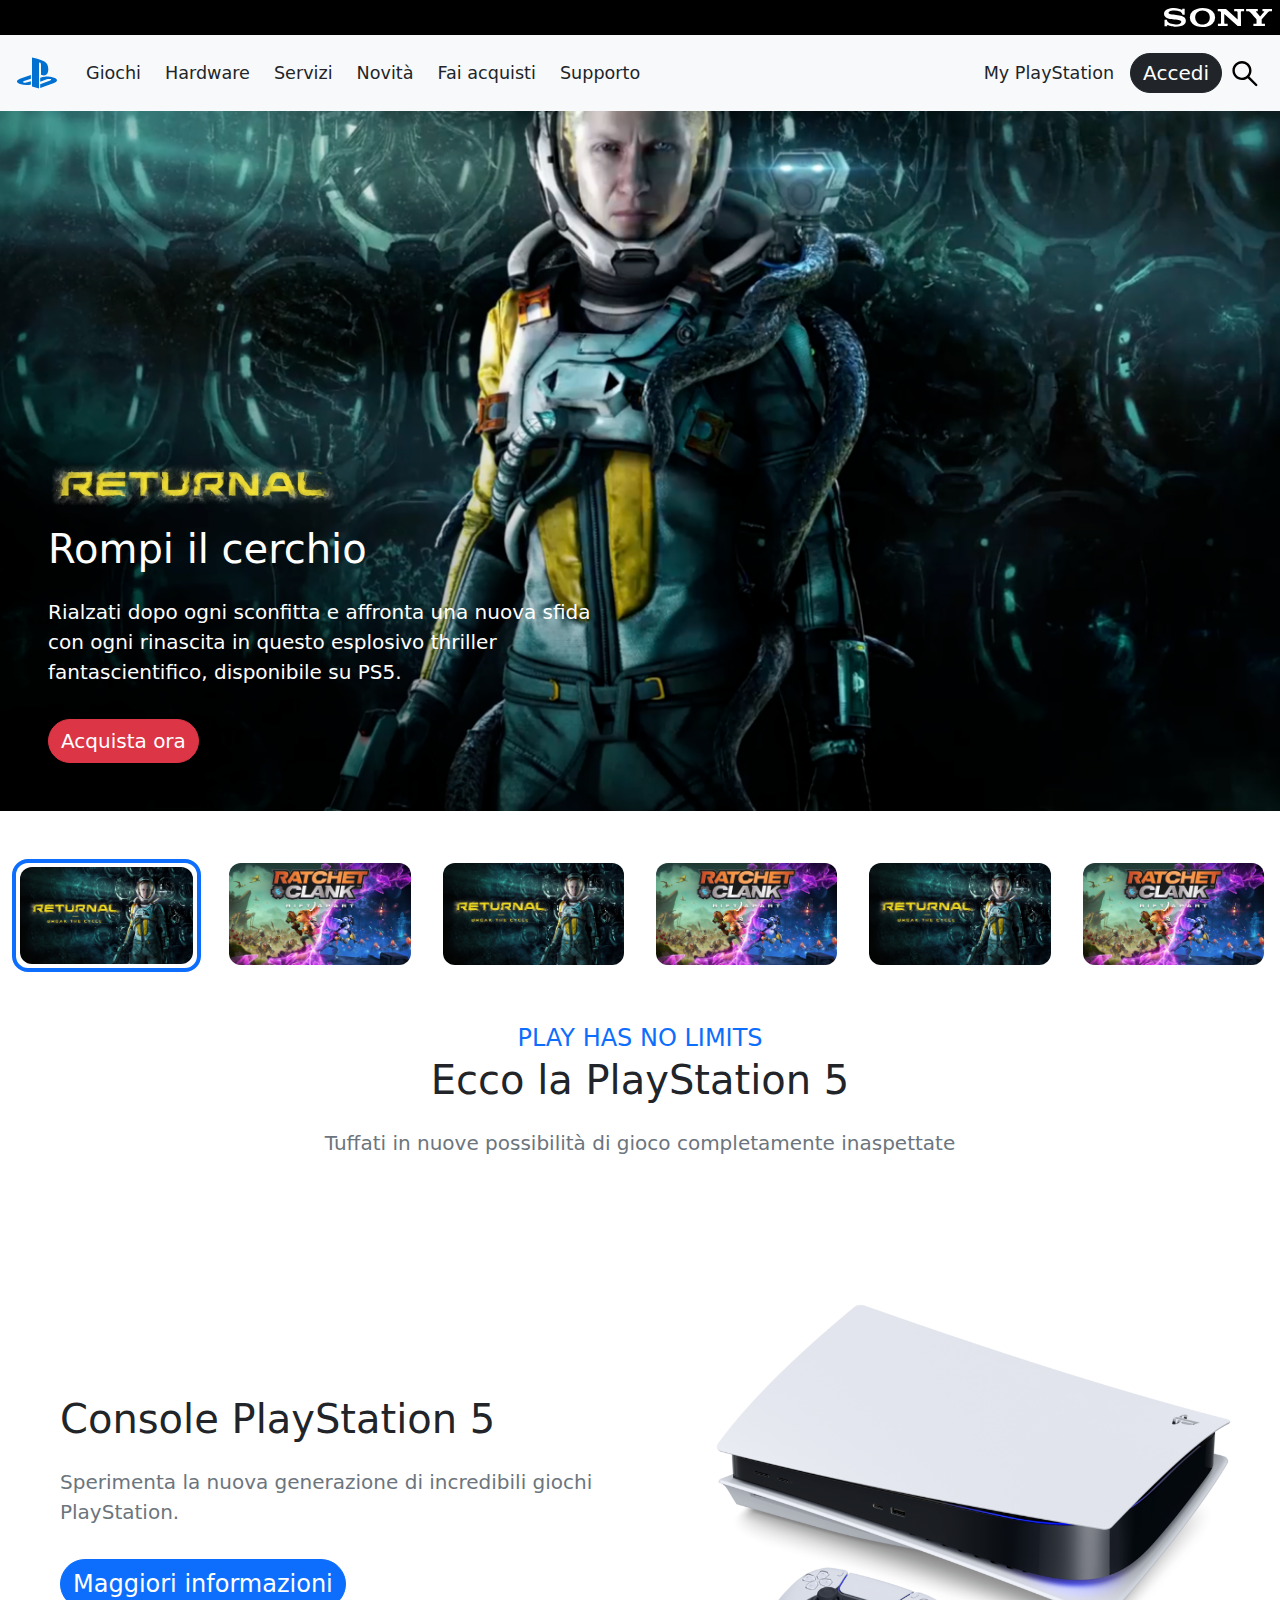
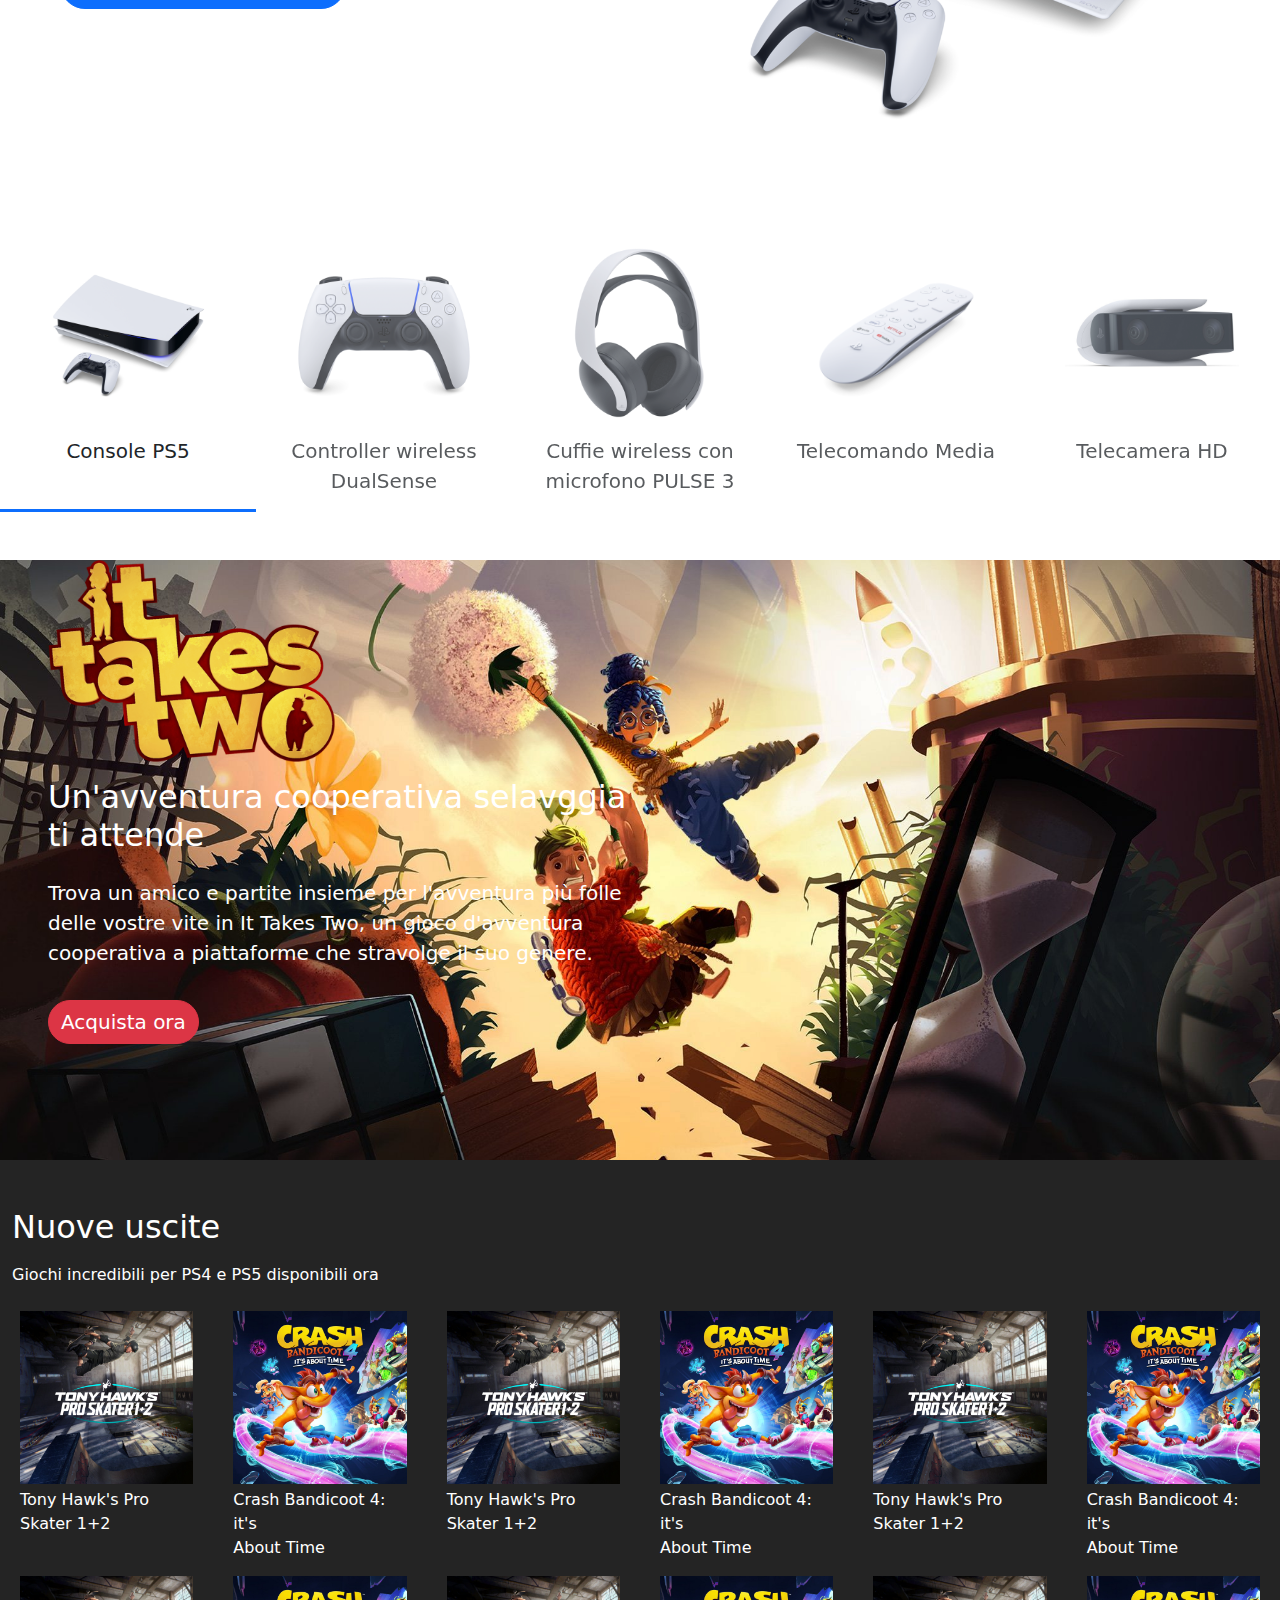
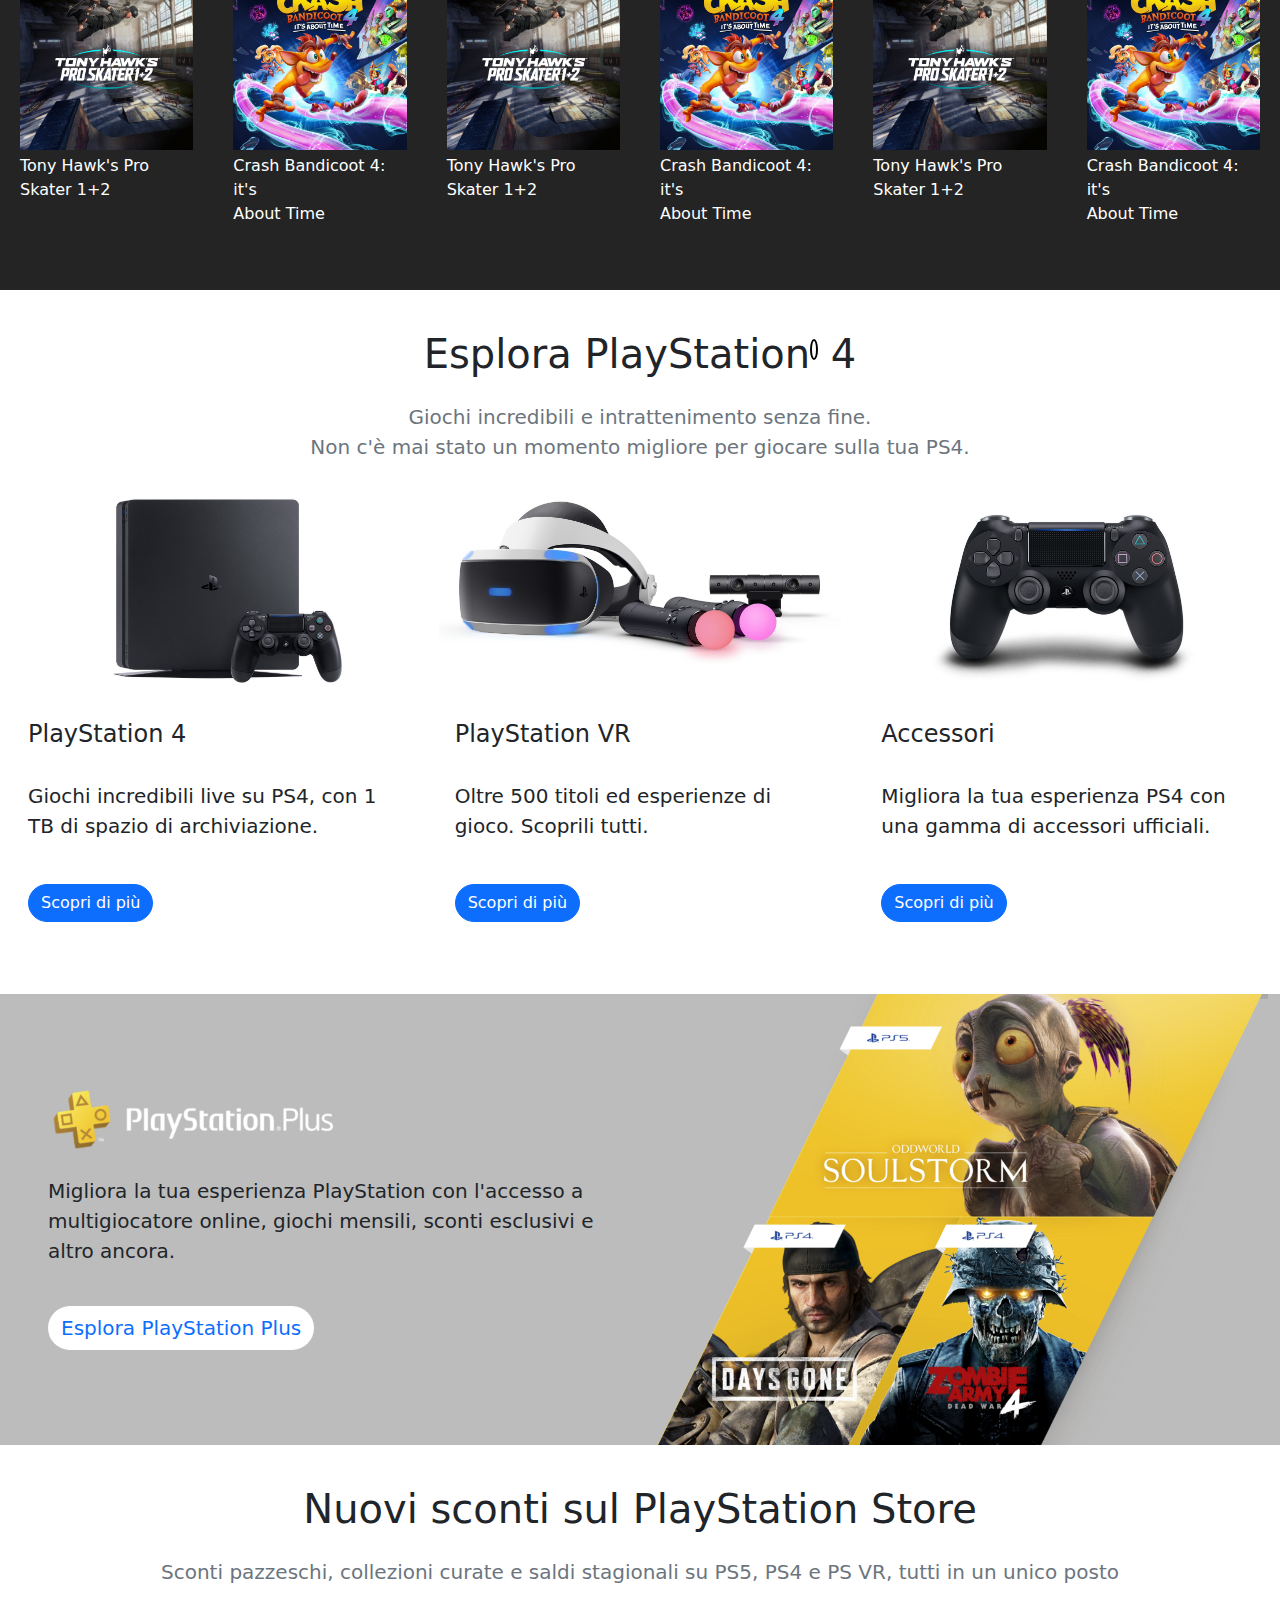
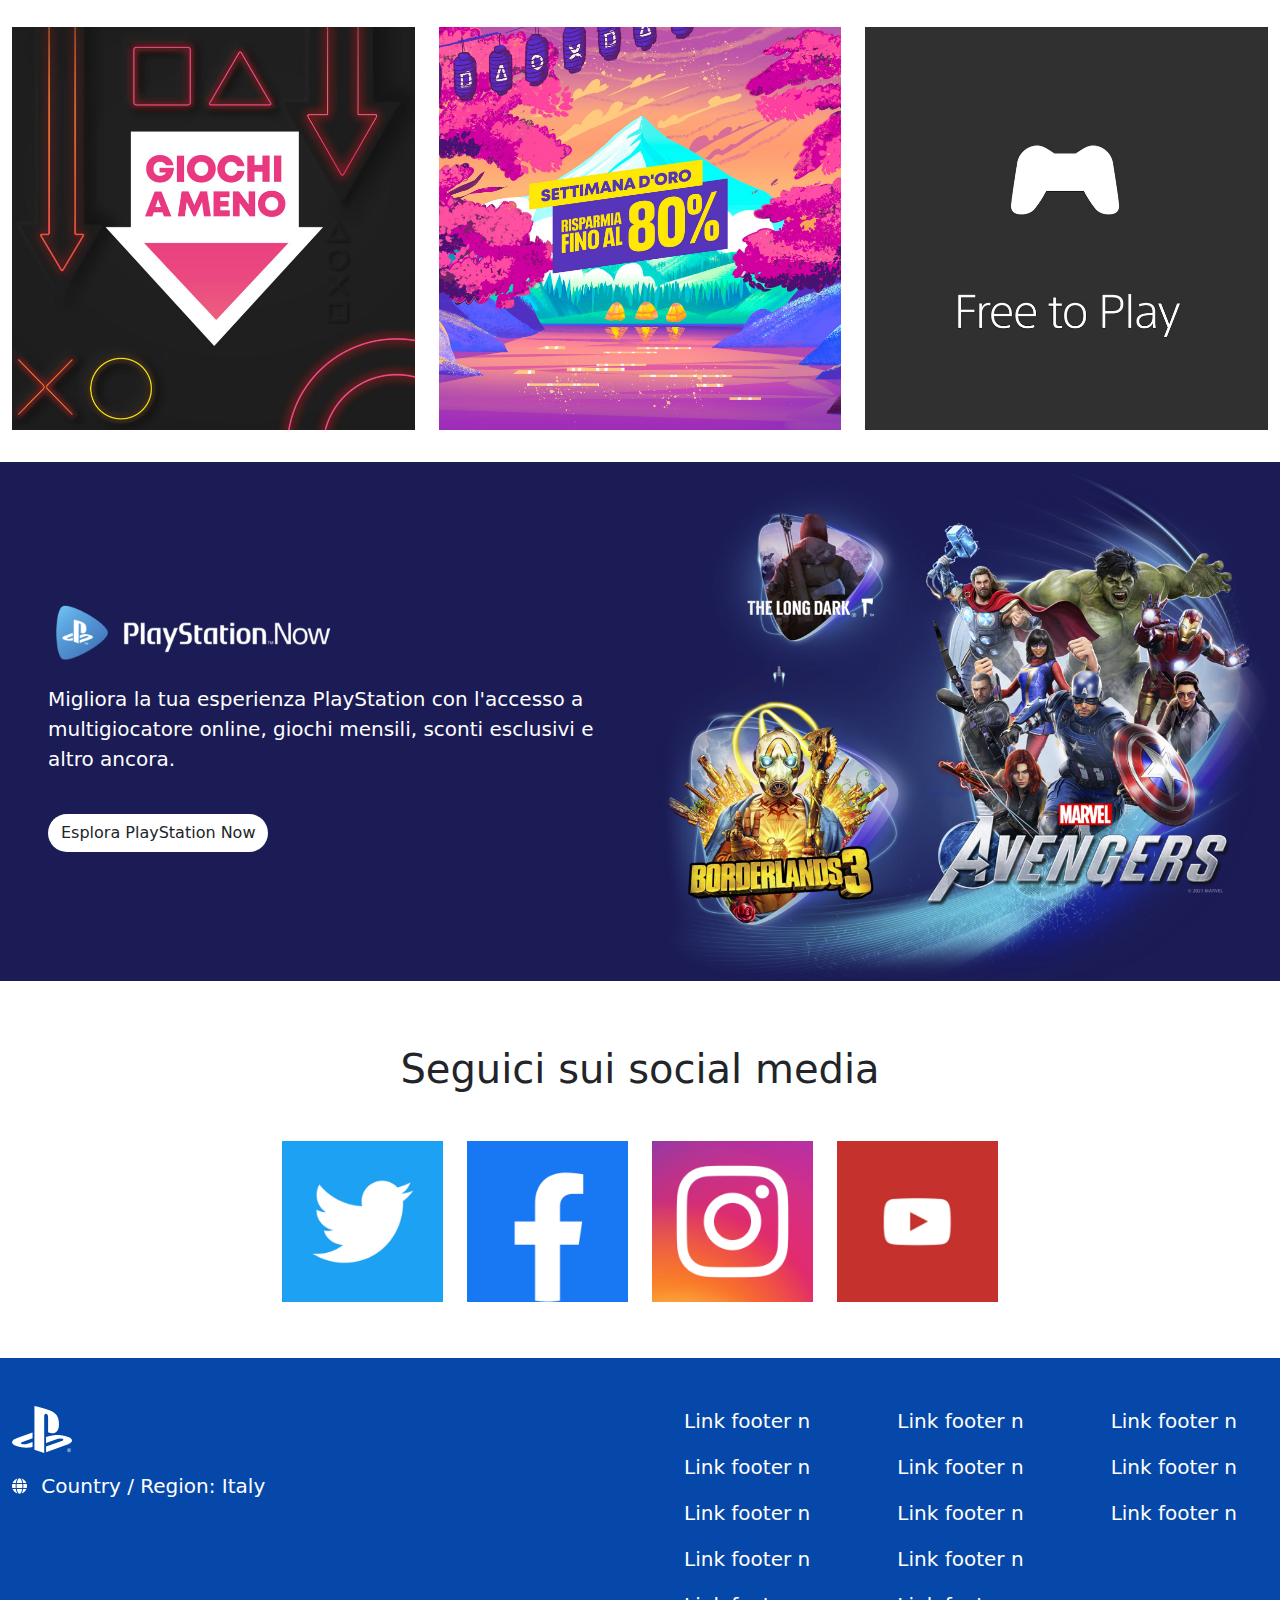
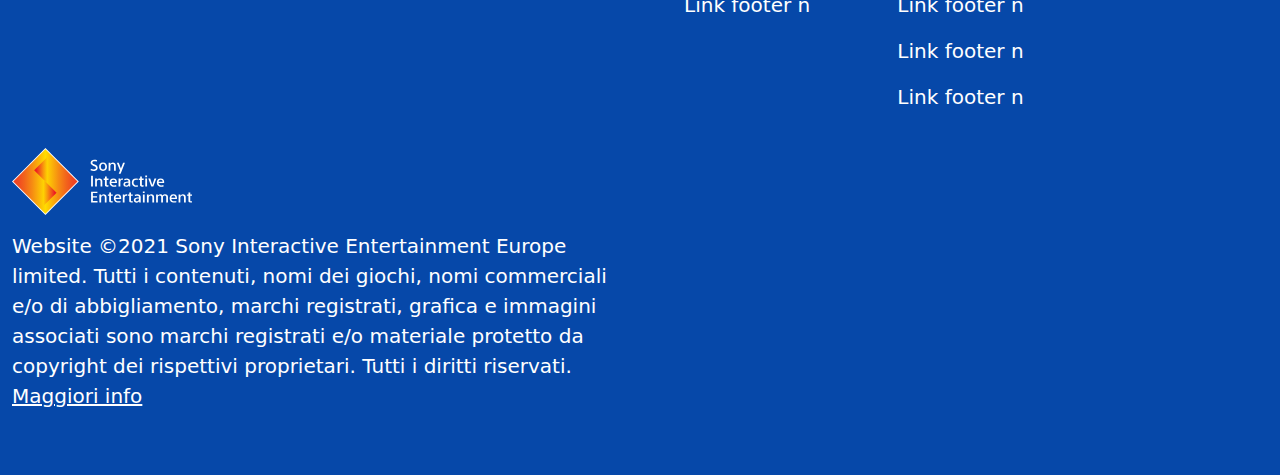
<file: index.html>
<!DOCTYPE html>
<html lang="en">
  <head>
    <meta charset="utf-8" />
    <meta name="viewport" content="width=device-width, initial-scale=1" />
    <title>Playstation</title>
    <link
      href="https://cdn.jsdelivr.net/npm/bootstrap@5.3.3/dist/css/bootstrap.min.css"
      rel="stylesheet"
      integrity="sha384-QWTKZyjpPEjISv5WaRU9OFeRpok6YctnYmDr5pNlyT2bRjXh0JMhjY6hW+ALEwIH"
      crossorigin="anonymous"
    />
    <link
      rel="stylesheet"
      href="https://cdnjs.cloudflare.com/ajax/libs/font-awesome/6.5.1/css/all.min.css"
      integrity="sha512-DTOQO9RWCH3ppGqcWaEA1BIZOC6xxalwEsw9c2QQeAIftl+Vegovlnee1c9QX4TctnWMn13TZye+giMm8e2LwA=="
      crossorigin="anonymous"
      referrerpolicy="no-referrer"
    />
    <link rel="stylesheet" href="./assets/css/style.css" />
  </head>
  <body>
    <header id="site-header">
      <div class="sony bg-black d-flex justify-content-end">
        <img src="./assets/img/sony_logo.svg" class="p-2" alt="" />
      </div>
      <nav class="navbar navbar-expand-lg bg-light fs_11">
        <div class="container-fluid">
          <a class="navbar-brand" href="#">
            <img src="./assets/img/play_logo.svg" alt="" />
          </a>
          <button
            class="navbar-toggler"
            type="button"
            data-bs-toggle="collapse"
            data-bs-target="#navbarSupportedContent"
            aria-controls="navbarSupportedContent"
            aria-expanded="true"
            aria-label="Toggle navigation"
          >
            <span class="navbar-toggler-icon"></span>
          </button>
          <div class="collapse navbar-collapse" id="navbarSupportedContent">
            <ul class="navbar-nav me-auto mb-2 mb-lg-0">
              <li class="nav-item">
                <a
                  class="nav-link text-dark d-flex align-items-center"
                  href="#"
                  role="button"
                  data-bs-toggle="dropdown"
                  aria-expanded="true"
                >
                  Giochi
                  <div class="px-1">
                    <i class="fa-solid fa-chevron-down arrow fa-xs"></i>
                  </div>
                </a>
                <ul class="dropdown-menu w-100 text-center border-0">
                  <li class="d-inline-block pt-4">
                    <a class="dropdown-item" href="#"
                      ><div class="card border-0">
                        <img
                          src="./assets/img/play-menu-ico.png"
                          class="card-img-top"
                          alt="..."
                        />
                        <div class="card-body">
                          <p class="card-text">Playstation 5</p>
                        </div>
                      </div></a
                    >
                  </li>
                  <li class="d-inline-block pt-4">
                    <a class="dropdown-item" href="#"
                      ><div class="card border-0">
                        <img
                          src="./assets/img/play-menu-ico.png"
                          class="card-img-top"
                          alt="..."
                        />
                        <div class="card-body">
                          <p class="card-text">Playstation 5</p>
                        </div>
                      </div></a
                    >
                  </li>
                  <li class="d-inline-block pt-4">
                    <a class="dropdown-item" href="#"
                      ><div class="card border-0">
                        <img
                          src="./assets/img/play-menu-ico.png"
                          class="card-img-top"
                          alt="..."
                        />
                        <div class="card-body">
                          <p class="card-text">Playstation 5</p>
                        </div>
                      </div></a
                    >
                  </li>
                  <li><hr class="dropdown-divider" /></li>
                  <li class="d-inline-block">
                    <a
                      class="dropdown-item d-flex align-items-center justify-content-center"
                      href="#"
                      ><span class="px-2">Link giochi </span></a
                    >
                  </li>
                  <li class="d-inline-block">
                    <a
                      class="dropdown-item d-flex align-items-center justify-content-center"
                      href="#"
                      ><span class="px-2">Link giochi </span></a
                    >
                  </li>
                  <li class="d-inline-block">
                    <a
                      class="dropdown-item d-flex align-items-center justify-content-center"
                      href="#"
                      ><span class="px-2">Link giochi </span></a
                    >
                  </li>
                </ul>
              </li>
              <li class="nav-item">
                <a
                  class="nav-link text-dark d-flex align-items-center"
                  href="#"
                  role="button"
                  data-bs-toggle="dropdown"
                  aria-expanded="true"
                >
                  Hardware
                  <div class="px-1">
                    <i class="fa-solid fa-chevron-down arrow fa-xs"></i>
                  </div>
                </a>
                <ul class="dropdown-menu w-100 text-center border-0">
                  <li class="d-inline-block pt-4">
                    <a class="dropdown-item" href="#"
                      ><div class="card border-0">
                        <img
                          src="./assets/img/play-menu-ico.png"
                          class="card-img-top"
                          alt="..."
                        />
                        <div class="card-body">
                          <p class="card-text">Playstation 5</p>
                        </div>
                      </div></a
                    >
                  </li>
                  <li class="d-inline-block pt-4">
                    <a class="dropdown-item" href="#"
                      ><div class="card border-0">
                        <img
                          src="./assets/img/play-menu-ico.png"
                          class="card-img-top"
                          alt="..."
                        />
                        <div class="card-body">
                          <p class="card-text">Playstation 5</p>
                        </div>
                      </div></a
                    >
                  </li>
                  <li class="d-inline-block pt-4">
                    <a class="dropdown-item" href="#"
                      ><div class="card border-0">
                        <img
                          src="./assets/img/play-menu-ico.png"
                          class="card-img-top"
                          alt="..."
                        />
                        <div class="card-body">
                          <p class="card-text">Playstation 5</p>
                        </div>
                      </div></a
                    >
                  </li>
                  <li><hr class="dropdown-divider" /></li>
                  <li class="d-inline-block">
                    <a
                      class="dropdown-item d-flex align-items-center justify-content-center"
                      href="#"
                      ><span class="px-2">Link giochi </span></a
                    >
                  </li>
                  <li class="d-inline-block">
                    <a
                      class="dropdown-item d-flex align-items-center justify-content-center"
                      href="#"
                      ><span class="px-2">Link giochi </span></a
                    >
                  </li>
                  <li class="d-inline-block">
                    <a
                      class="dropdown-item d-flex align-items-center justify-content-center"
                      href="#"
                      ><span class="px-2">Link giochi </span></a
                    >
                  </li>
                </ul>
              </li>
              <li class="nav-item">
                <a
                  class="nav-link text-dark d-flex align-items-center"
                  href="#"
                  role="button"
                  data-bs-toggle="dropdown"
                  aria-expanded="true"
                >
                  Servizi
                  <div class="px-1">
                    <i class="fa-solid fa-chevron-down arrow fa-xs"></i>
                  </div>
                </a>
                <ul class="dropdown-menu w-100 text-center border-0">
                  <li class="d-inline-block pt-4">
                    <a class="dropdown-item" href="#"
                      ><div class="card border-0">
                        <img
                          src="./assets/img/play-menu-ico.png"
                          class="card-img-top"
                          alt="..."
                        />
                        <div class="card-body">
                          <p class="card-text">Playstation 5</p>
                        </div>
                      </div></a
                    >
                  </li>
                  <li class="d-inline-block pt-4">
                    <a class="dropdown-item" href="#"
                      ><div class="card border-0">
                        <img
                          src="./assets/img/play-menu-ico.png"
                          class="card-img-top"
                          alt="..."
                        />
                        <div class="card-body">
                          <p class="card-text">Playstation 5</p>
                        </div>
                      </div></a
                    >
                  </li>
                  <li class="d-inline-block pt-4">
                    <a class="dropdown-item" href="#"
                      ><div class="card border-0">
                        <img
                          src="./assets/img/play-menu-ico.png"
                          class="card-img-top"
                          alt="..."
                        />
                        <div class="card-body">
                          <p class="card-text">Playstation 5</p>
                        </div>
                      </div></a
                    >
                  </li>
                  <li><hr class="dropdown-divider" /></li>
                  <li class="d-inline-block">
                    <a
                      class="dropdown-item d-flex align-items-center justify-content-center"
                      href="#"
                      ><span class="px-2">Link giochi </span></a
                    >
                  </li>
                  <li class="d-inline-block">
                    <a
                      class="dropdown-item d-flex align-items-center justify-content-center"
                      href="#"
                      ><span class="px-2">Link giochi </span></a
                    >
                  </li>
                  <li class="d-inline-block">
                    <a
                      class="dropdown-item d-flex align-items-center justify-content-center"
                      href="#"
                      ><span class="px-2">Link giochi </span></a
                    >
                  </li>
                </ul>
              </li>
              <li class="nav-item">
                <a
                  class="nav-link text-dark d-flex align-items-center"
                  href="#"
                  role="button"
                  data-bs-toggle="dropdown"
                  aria-expanded="true"
                >
                  Novità
                  <div class="px-1">
                    <i class="fa-solid fa-chevron-down arrow fa-xs"></i>
                  </div>
                </a>
                <ul class="dropdown-menu w-100 text-center border-0">
                  <li class="d-inline-block pt-4">
                    <a class="dropdown-item" href="#"
                      ><div class="card border-0">
                        <img
                          src="./assets/img/play-menu-ico.png"
                          class="card-img-top"
                          alt="..."
                        />
                        <div class="card-body">
                          <p class="card-text">Playstation 5</p>
                        </div>
                      </div></a
                    >
                  </li>
                  <li class="d-inline-block pt-4">
                    <a class="dropdown-item" href="#"
                      ><div class="card border-0">
                        <img
                          src="./assets/img/play-menu-ico.png"
                          class="card-img-top"
                          alt="..."
                        />
                        <div class="card-body">
                          <p class="card-text">Playstation 5</p>
                        </div>
                      </div></a
                    >
                  </li>
                  <li class="d-inline-block pt-4">
                    <a class="dropdown-item" href="#"
                      ><div class="card border-0">
                        <img
                          src="./assets/img/play-menu-ico.png"
                          class="card-img-top"
                          alt="..."
                        />
                        <div class="card-body">
                          <p class="card-text">Playstation 5</p>
                        </div>
                      </div></a
                    >
                  </li>
                  <li><hr class="dropdown-divider" /></li>
                  <li class="d-inline-block">
                    <a
                      class="dropdown-item d-flex align-items-center justify-content-center"
                      href="#"
                      ><span class="px-2">Link giochi </span></a
                    >
                  </li>
                  <li class="d-inline-block">
                    <a
                      class="dropdown-item d-flex align-items-center justify-content-center"
                      href="#"
                      ><span class="px-2">Link giochi </span></a
                    >
                  </li>
                  <li class="d-inline-block">
                    <a
                      class="dropdown-item d-flex align-items-center justify-content-center"
                      href="#"
                      ><span class="px-2">Link giochi </span></a
                    >
                  </li>
                </ul>
              </li>
              <li class="nav-item">
                <a
                  class="nav-link text-dark d-flex align-items-center"
                  href="#"
                  role="button"
                  data-bs-toggle="dropdown"
                  aria-expanded="true"
                >
                  Fai acquisti
                  <div class="px-1">
                    <i class="fa-solid fa-chevron-down arrow fa-xs"></i>
                  </div>
                </a>
                <ul class="dropdown-menu w-100 text-center border-0">
                  <li class="d-inline-block pt-4">
                    <a class="dropdown-item" href="#"
                      ><div class="card border-0">
                        <img
                          src="./assets/img/play-menu-ico.png"
                          class="card-img-top"
                          alt="..."
                        />
                        <div class="card-body">
                          <p class="card-text">Playstation 5</p>
                        </div>
                      </div></a
                    >
                  </li>
                  <li class="d-inline-block pt-4">
                    <a class="dropdown-item" href="#"
                      ><div class="card border-0">
                        <img
                          src="./assets/img/play-menu-ico.png"
                          class="card-img-top"
                          alt="..."
                        />
                        <div class="card-body">
                          <p class="card-text">Playstation 5</p>
                        </div>
                      </div></a
                    >
                  </li>
                  <li class="d-inline-block pt-4">
                    <a class="dropdown-item" href="#"
                      ><div class="card border-0">
                        <img
                          src="./assets/img/play-menu-ico.png"
                          class="card-img-top"
                          alt="..."
                        />
                        <div class="card-body">
                          <p class="card-text">Playstation 5</p>
                        </div>
                      </div></a
                    >
                  </li>
                  <li><hr class="dropdown-divider" /></li>
                  <li class="d-inline-block">
                    <a
                      class="dropdown-item d-flex align-items-center justify-content-center"
                      href="#"
                      ><span class="px-2">Link giochi </span></a
                    >
                  </li>
                  <li class="d-inline-block">
                    <a
                      class="dropdown-item d-flex align-items-center justify-content-center"
                      href="#"
                      ><span class="px-2">Link giochi </span></a
                    >
                  </li>
                  <li class="d-inline-block">
                    <a
                      class="dropdown-item d-flex align-items-center justify-content-center"
                      href="#"
                      ><span class="px-2">Link giochi </span></a
                    >
                  </li>
                </ul>
              </li>
              <li class="nav-item">
                <a
                  class="nav-link text-dark d-flex align-items-center"
                  href="#"
                  role="button"
                  data-bs-toggle="dropdown"
                  aria-expanded="true"
                >
                  Supporto
                  <div class="px-1">
                    <i class="fa-solid fa-chevron-down arrow fa-xs"></i>
                  </div>
                </a>
                <ul class="dropdown-menu w-100 text-center border-0">
                  <li class="d-inline-block pt-4">
                    <a class="dropdown-item" href="#"
                      ><div class="card border-0">
                        <img
                          src="./assets/img/play-menu-ico.png"
                          class="card-img-top"
                          alt="..."
                        />
                        <div class="card-body">
                          <p class="card-text">Playstation 5</p>
                        </div>
                      </div></a
                    >
                  </li>
                  <li class="d-inline-block pt-4">
                    <a class="dropdown-item" href="#"
                      ><div class="card border-0">
                        <img
                          src="./assets/img/play-menu-ico.png"
                          class="card-img-top"
                          alt="..."
                        />
                        <div class="card-body">
                          <p class="card-text">Playstation 5</p>
                        </div>
                      </div></a
                    >
                  </li>
                  <li class="d-inline-block pt-4">
                    <a class="dropdown-item" href="#"
                      ><div class="card border-0">
                        <img
                          src="./assets/img/play-menu-ico.png"
                          class="card-img-top"
                          alt="..."
                        />
                        <div class="card-body">
                          <p class="card-text">Playstation 5</p>
                        </div>
                      </div></a
                    >
                  </li>
                  <li><hr class="dropdown-divider" /></li>
                  <li class="d-inline-block">
                    <a
                      class="dropdown-item d-flex align-items-center justify-content-center"
                      href="#"
                      ><span class="px-2">Link giochi </span></a
                    >
                  </li>
                  <li class="d-inline-block">
                    <a
                      class="dropdown-item d-flex align-items-center justify-content-center"
                      href="#"
                      ><span class="px-2">Link giochi </span></a
                    >
                  </li>
                  <li class="d-inline-block">
                    <a
                      class="dropdown-item d-flex align-items-center justify-content-center"
                      href="#"
                      ><span class="px-2">Link giochi </span></a
                    >
                  </li>
                </ul>
              </li>
            </ul>
            <div class="navbar-nav nav-item">
              <a
                class="nav-link text-dark d-flex align-items-center"
                href="#"
                role="button"
                data-bs-toggle="dropdown"
                aria-expanded="true"
              >
                My PlayStation
                <div class="px-1">
                  <i class="fa-solid fa-chevron-down arrow fa-xs"></i>
                </div>
              </a>
              <ul class="dropdown-menu w-100 text-center border-0">
                <li class="d-inline-block pt-4">
                  <a class="dropdown-item" href="#"
                    ><div class="card border-0">
                      <img
                        src="./assets/img/play-menu-ico.png"
                        class="card-img-top"
                        alt="..."
                      />
                      <div class="card-body">
                        <p class="card-text">Playstation 5</p>
                      </div>
                    </div></a
                  >
                </li>
                <li class="d-inline-block pt-4">
                  <a class="dropdown-item" href="#"
                    ><div class="card border-0">
                      <img
                        src="./assets/img/play-menu-ico.png"
                        class="card-img-top"
                        alt="..."
                      />
                      <div class="card-body">
                        <p class="card-text">Playstation 5</p>
                      </div>
                    </div></a
                  >
                </li>
                <li class="d-inline-block pt-4">
                  <a class="dropdown-item" href="#"
                    ><div class="card border-0">
                      <img
                        src="./assets/img/play-menu-ico.png"
                        class="card-img-top"
                        alt="..."
                      />
                      <div class="card-body">
                        <p class="card-text">Playstation 5</p>
                      </div>
                    </div></a
                  >
                </li>
                <li><hr class="dropdown-divider" /></li>
                <li class="d-inline-block">
                  <a
                    class="dropdown-item d-flex align-items-center justify-content-center"
                    href="#"
                    ><span class="px-2">Link giochi </span></a
                  >
                </li>
                <li class="d-inline-block">
                  <a
                    class="dropdown-item d-flex align-items-center justify-content-center"
                    href="#"
                    ><span class="px-2">Link giochi </span></a
                  >
                </li>
                <li class="d-inline-block">
                  <a
                    class="dropdown-item d-flex align-items-center justify-content-center"
                    href="#"
                    ><span class="px-2">Link giochi </span></a
                  >
                </li>
              </ul>
            </div>
            <a href="#" class="btn btn-dark rounded-pill fs-5 py-1">Accedi</a>
            <a href="#" class="px-2">
              <img src="./assets/img/lens.svg" width="30" />
            </a>
          </div>
        </div>
      </nav>
    </header>
    <!-- /#site-header -->

    <main id="site-main">
      <div class="jumbotron">
        <div class="container h-100 d-flex align-items-end">
          <div class="row pb-5">
            <div class="col-11 col-lg-6 ps-5">
              <img
                src="./assets/img/returnal-hero-banner-logo.png"
                alt=""
                width="50%"
              />
              <h1 class="text-white py-3">Rompi il cerchio</h1>
              <p class="text-white pb-3 fs-5">
                Rialzati dopo ogni sconfitta e affronta una nuova sfida con ogni
                rinascita in questo esplosivo thriller fantascientifico,
                disponibile su PS5.
              </p>
              <a href="#" class="btn btn-danger rounded-pill fs-5"
                >Acquista ora</a
              >
            </div>
          </div>
        </div>
      </div>
      <!-- /.jumbotron -->

      <div class="banner my-5">
        <div class="container">
          <div class="row row-cols-2 row-cols-md-3 row-cols-xl-6">
            <div class="col card-banner">
              <div class="card border-4 border-primary rounded-4">
                <img
                  src="./assets/img/returnal-listing-thumb-01-ps5.jpg"
                  class="rounded-4 p-1"
                  alt="..."
                />
              </div>
            </div>
            <div class="col">
              <div class="card card-banner border-0">
                <img
                  src="./assets/img/ratchet-and-clank-rift-apart-keyart.jpg"
                  class="rounded-4 p-1"
                  alt="..."
                />
              </div>
            </div>
            <div class="col">
              <div class="card card-banner border-0">
                <img
                  src="./assets/img/returnal-listing-thumb-01-ps5.jpg"
                  class="rounded-4 p-1"
                  alt="..."
                />
              </div>
            </div>
            <div class="col">
              <div class="card card-banner border-0">
                <img
                  src="./assets/img/ratchet-and-clank-rift-apart-keyart.jpg"
                  class="rounded-4 p-1"
                  alt="..."
                />
              </div>
            </div>
            <div class="col">
              <div class="card card-banner border-0">
                <img
                  src="./assets/img/returnal-listing-thumb-01-ps5.jpg"
                  class="rounded-4 p-1"
                  alt="..."
                />
              </div>
            </div>
            <div class="col">
              <div class="card card-banner border-0">
                <img
                  src="./assets/img/ratchet-and-clank-rift-apart-keyart.jpg"
                  class="rounded-4 p-1"
                  alt="..."
                />
              </div>
            </div>
          </div>
        </div>
      </div>
      <!-- /.banner -->

      <section class="console">
        <div class="container">
          <div class="top text-center">
            <div class="text-uppercase text-primary fs-4">
              play has no limits
            </div>
            <h1 class="pb-3">Ecco la PlayStation 5</h1>
            <p class="text-secondary fs-5">
              Tuffati in nuove possibilità di gioco completamente inaspettate
            </p>
          </div>
          <div class="row my-5 ps-5 align-items-center">
            <div class="col-12 col-md-6">
              <h1>Console PlayStation 5</h1>
              <p class="text-secondary py-3 fs-5">
                Sperimenta la nuova generazione di incredibili giochi
                PlayStation.
              </p>
              <a href="#" class="btn btn-primary rounded-pill fs-4"
                >Maggiori informazioni</a
              >
            </div>
            <div class="col-12 col-md-6">
              <img
                src="./assets/img/playstation-5-thumb.png"
                alt=""
                class="img-fluid"
              />
            </div>
          </div>
          <div class="row row-cols-3 row-cols-lg-5 fs-5 mb-5">
            <div class="col border-bottom border-primary border-3 rounded-0">
              <a class="text-decoration-none" href="#">
                <div class="card border-0">
                  <img
                    src="./assets/img/playstation-5-thumb.png"
                    class="w-75 m-auto"
                    alt=""
                  />
                  <div class="card-body">
                    <p class="card-text text-center">Console PS5</p>
                  </div>
                </div>
              </a>
            </div>
            <div class="col border_hover">
              <a class="opacity-75 text-decoration-none" href="#">
                <div class="card border-0">
                  <img
                    src="./assets/img/joypad-thumb.png"
                    class="w-75 m-auto"
                    alt=""
                  />
                  <div class="card-body">
                    <p class="card-text text-center">
                      Controller wireless DualSense<i
                        class="fa-solid fa-trademark fa-2xs"
                      ></i>
                    </p>
                  </div>
                </div>
              </a>
            </div>
            <div class="col border_hover">
              <a class="opacity-75 text-decoration-none" href="#">
                <div class="card border-0">
                  <img
                    src="./assets/img/headset-thumb.png"
                    class="w-75 m-auto"
                    alt=""
                  />
                  <div class="card-body">
                    <p class="card-text text-center">
                      Cuffie wireless con microfono PULSE 3<i
                        class="fa-solid fa-trademark fa-2xs"
                      ></i>
                    </p>
                  </div>
                </div>
              </a>
            </div>
            <div class="col border_hover">
              <a class="opacity-75 text-decoration-none" href="#">
                <div class="card border-0">
                  <img
                    src="./assets/img/remote-thumb.png"
                    class="w-75 m-auto"
                    alt=""
                  />
                  <div class="card-body">
                    <p class="card-text text-center">Telecomando Media</p>
                  </div>
                </div>
              </a>
            </div>
            <div class="col border_hover">
              <a class="opacity-75 text-decoration-none" href="#">
                <div class="card border-0">
                  <img
                    src="./assets/img/camera-thumb.jpg"
                    class="w-75 m-auto"
                    alt=""
                  />
                  <div class="card-body">
                    <p class="card-text text-center">Telecamera HD</p>
                  </div>
                </div>
              </a>
            </div>
          </div>
        </div>
      </section>
      <!-- /.console -->

      <div class="second_jumbotron">
        <div class="container">
          <div class="row flex-column justify-content-end" style="height: 90%">
            <div class="col-11 col-lg-6 ps-5">
              <img
                src="./assets/img/it-takes-two-logo.png"
                alt=""
                width="50%"
              />
              <h2 class="text-white py-3">
                Un'avventura cooperativa selavggia ti attende
              </h2>
              <p class="text-white pb-3 fs-5">
                Trova un amico e partite insieme per l'avventura più folle delle
                vostre vite in It Takes Two, un gioco d'avventura cooperativa a
                piattaforme che stravolge il suo genere.
              </p>
              <a href="#" class="btn btn-danger rounded-pill fs-5"
                >Acquista ora</a
              >
            </div>
          </div>
        </div>
      </div>
      <!-- /.second_jumbotron -->

      <div class="games py-5 text-white">
        <div class="container">
          <h2>Nuove uscite</h2>
          <p class="py-2">Giochi incredibili per PS4 e PS5 disponibili ora</p>
          <div class="row row-cols-2 row-cols-md-3 row-cols-lg-6">
            <div class="col">
              <a class="text-decoration-none" href="#">
                <div class="card border-0 bg-transparent text-white">
                  <img
                    src="./assets/img/tony-hawks-pro-skater-1-2-store-art.jpg"
                    class="px-2"
                    alt=""
                  />
                  <div class="card-body pt-1 ps-2">
                    <p class="card-text">
                      Tony Hawk's<i class="fa-solid fa-trademark fa-2xs"></i>
                      Pro
                      <br />
                      Skater<i class="fa-solid fa-trademark fa-2xs"></i> 1+2
                    </p>
                  </div>
                </div>
              </a>
            </div>
            <div class="col">
              <a class="text-decoration-none" href="#">
                <div class="card border-0 bg-transparent text-white">
                  <img
                    src="./assets/img/crash-bandicoot-4-its-about-time-store-art.jpg"
                    class="px-2"
                    alt=""
                  />
                  <div class="card-body pt-1 ps-2">
                    <p class="card-text">
                      Crash Bandicoot 4: it's <br />
                      About Time
                    </p>
                  </div>
                </div>
              </a>
            </div>
            <div class="col">
              <a class="text-decoration-none" href="#">
                <div class="card border-0 bg-transparent text-white">
                  <img
                    src="./assets/img/tony-hawks-pro-skater-1-2-store-art.jpg"
                    class="px-2"
                    alt=""
                  />
                  <div class="card-body pt-1 ps-2">
                    <p class="card-text">
                      Tony Hawk's<i class="fa-solid fa-trademark fa-2xs"></i>
                      Pro
                      <br />
                      Skater<i class="fa-solid fa-trademark fa-2xs"></i> 1+2
                    </p>
                  </div>
                </div>
              </a>
            </div>
            <div class="col">
              <a class="text-decoration-none" href="#">
                <div class="card border-0 bg-transparent text-white">
                  <img
                    src="./assets/img/crash-bandicoot-4-its-about-time-store-art.jpg"
                    class="px-2"
                    alt=""
                  />
                  <div class="card-body pt-1 ps-2">
                    <p class="card-text">
                      Crash Bandicoot 4: it's <br />
                      About Time
                    </p>
                  </div>
                </div>
              </a>
            </div>
            <div class="col">
              <a class="text-decoration-none" href="#">
                <div class="card border-0 bg-transparent text-white">
                  <img
                    src="./assets/img/tony-hawks-pro-skater-1-2-store-art.jpg"
                    class="px-2"
                    alt=""
                  />
                  <div class="card-body pt-1 ps-2">
                    <p class="card-text">
                      Tony Hawk's<i class="fa-solid fa-trademark fa-2xs"></i>
                      Pro
                      <br />
                      Skater<i class="fa-solid fa-trademark fa-2xs"></i> 1+2
                    </p>
                  </div>
                </div>
              </a>
            </div>
            <div class="col">
              <a class="text-decoration-none" href="#">
                <div class="card border-0 bg-transparent text-white">
                  <img
                    src="./assets/img/crash-bandicoot-4-its-about-time-store-art.jpg"
                    class="px-2"
                    alt=""
                  />
                  <div class="card-body pt-1 ps-2">
                    <p class="card-text">
                      Crash Bandicoot 4: it's <br />
                      About Time
                    </p>
                  </div>
                </div>
              </a>
            </div>
            <div class="col">
              <a class="text-decoration-none" href="#">
                <div class="card border-0 bg-transparent text-white">
                  <img
                    src="./assets/img/tony-hawks-pro-skater-1-2-store-art.jpg"
                    class="px-2"
                    alt=""
                  />
                  <div class="card-body pt-1 ps-2">
                    <p class="card-text">
                      Tony Hawk's<i class="fa-solid fa-trademark fa-2xs"></i>
                      Pro
                      <br />
                      Skater<i class="fa-solid fa-trademark fa-2xs"></i> 1+2
                    </p>
                  </div>
                </div>
              </a>
            </div>
            <div class="col">
              <a class="text-decoration-none" href="#">
                <div class="card border-0 bg-transparent text-white">
                  <img
                    src="./assets/img/crash-bandicoot-4-its-about-time-store-art.jpg"
                    class="px-2"
                    alt=""
                  />
                  <div class="card-body pt-1 ps-2">
                    <p class="card-text">
                      Crash Bandicoot 4: it's <br />
                      About Time
                    </p>
                  </div>
                </div>
              </a>
            </div>
            <div class="col">
              <a class="text-decoration-none" href="#">
                <div class="card border-0 bg-transparent text-white">
                  <img
                    src="./assets/img/tony-hawks-pro-skater-1-2-store-art.jpg"
                    class="px-2"
                    alt=""
                  />
                  <div class="card-body pt-1 ps-2">
                    <p class="card-text">
                      Tony Hawk's<i class="fa-solid fa-trademark fa-2xs"></i>
                      Pro
                      <br />
                      Skater<i class="fa-solid fa-trademark fa-2xs"></i> 1+2
                    </p>
                  </div>
                </div>
              </a>
            </div>
            <div class="col">
              <a class="text-decoration-none" href="#">
                <div class="card border-0 bg-transparent text-white">
                  <img
                    src="./assets/img/crash-bandicoot-4-its-about-time-store-art.jpg"
                    class="px-2"
                    alt=""
                  />
                  <div class="card-body pt-1 ps-2">
                    <p class="card-text">
                      Crash Bandicoot 4: it's <br />
                      About Time
                    </p>
                  </div>
                </div>
              </a>
            </div>
            <div class="col">
              <a class="text-decoration-none" href="#">
                <div class="card border-0 bg-transparent text-white">
                  <img
                    src="./assets/img/tony-hawks-pro-skater-1-2-store-art.jpg"
                    class="px-2"
                    alt=""
                  />
                  <div class="card-body pt-1 ps-2">
                    <p class="card-text">
                      Tony Hawk's<i class="fa-solid fa-trademark fa-2xs"></i>
                      Pro
                      <br />
                      Skater<i class="fa-solid fa-trademark fa-2xs"></i> 1+2
                    </p>
                  </div>
                </div>
              </a>
            </div>
            <div class="col">
              <a class="text-decoration-none" href="#">
                <div class="card border-0 bg-transparent text-white">
                  <img
                    src="./assets/img/crash-bandicoot-4-its-about-time-store-art.jpg"
                    class="px-2"
                    alt=""
                  />
                  <div class="card-body pt-1 ps-2">
                    <p class="card-text">
                      Crash Bandicoot 4: it's <br />
                      About Time
                    </p>
                  </div>
                </div>
              </a>
            </div>
          </div>
        </div>
      </div>
      <!-- /.games -->

      <section class="ps4 py-4">
        <div class="container">
          <div class="top text-center">
            <h1 class="py-3">
              Esplora PlayStation<i class="fa-solid fa-r apice_r"></i>
              4
            </h1>
            <p class="text-secondary fs-5">
              Giochi incredibili e intrattenimento senza fine. <br />
              Non c'è mai stato un momento migliore per giocare sulla tua PS4.
            </p>
          </div>
          <div class="row row-cols-1 row-cols-md-3 mb-5">
            <div class="col">
              <a class="text-decoration-none" href="#">
                <div class="card border-0">
                  <img
                    src="./assets/img/ps4-slim-homepage-image-block.jpg"
                    class="w-100"
                    alt=""
                  />
                  <div class="card-body" style="height: 180px">
                    <h4 class="text-dark">PlayStation 4</h4>
                    <p class="card-text text-dark fs-5 pt-4">
                      Giochi incredibili live su PS4, con 1 TB di spazio di
                      archiviazione.
                    </p>
                  </div>
                </div>
                <a href="#" class="btn btn-primary rounded-pill ms-3"
                  >Scopri di più</a
                >
              </a>
            </div>
            <div class="col">
              <a class="text-decoration-none" href="#">
                <div class="card border-0">
                  <img
                    src="./assets/img/double11-202010-tw-psvr.jpg"
                    class="w-100"
                    alt=""
                  />
                  <div class="card-body" style="height: 180px">
                    <h4 class="text-dark">PlayStation VR</h4>
                    <p class="card-text text-dark fs-5 pt-4">
                      Oltre 500 titoli ed esperienze di gioco. Scoprili tutti.
                    </p>
                  </div>
                </div>
                <a href="#" class="btn btn-primary rounded-pill ms-3"
                  >Scopri di più</a
                >
              </a>
            </div>
            <div class="col">
              <a class="text-decoration-none" href="#">
                <div class="card border-0">
                  <img
                    src="./assets/img/dualshock-4-listing-thumb.jpg"
                    class="w-100"
                    alt=""
                  />
                  <div class="card-body" style="height: 180px">
                    <h4 class="text-dark">Accessori</h4>
                    <p class="card-text text-dark fs-5 pt-4">
                      Migliora la tua esperienza PS4 con una gamma di accessori
                      ufficiali.
                    </p>
                  </div>
                </div>
                <a href="#" class="btn btn-primary rounded-pill ms-3"
                  >Scopri di più</a
                >
              </a>
            </div>
          </div>
        </div>
      </section>
      <!-- /.ps4 -->

      <div class="package_plus">
        <div class="container">
          <div class="row align-items-center">
            <div class="col-11 col-lg-6 ps-5 py-3">
              <img src="./assets/img/ps-plus-logo.png" alt="" width="50%" />
              <p class="py-4 fs-5">
                Migliora la tua esperienza PlayStation con l'accesso a
                multigiocatore online, giochi mensili, sconti esclusivi e altro
                ancora.
              </p>
              <a href="#" class="btn bg-white text-primary rounded-pill fs-5"
                >Esplora PlayStation Plus</a
              >
            </div>
            <div class="d-none d-lg-block col-lg-6">
              <img
                src="./assets/img/ps-plus-april-monthly-games-featured-image-block.png"
                alt=""
                width="100%"
              />
            </div>
          </div>
        </div>
      </div>
      <!-- /.package_plus -->

      <section class="playstore py-4">
        <div class="container">
          <div class="top text-center">
            <h1 class="py-3">Nuovi sconti sul PlayStation Store</h1>
            <p class="text-secondary fs-5">
              Sconti pazzeschi, collezioni curate e saldi stagionali su PS5, PS4
              e PS VR, tutti in un unico posto
            </p>
          </div>
          <div class="row row-cols-1 row-cols-md-3 my-2 gy-4">
            <div class="col">
              <a class="text-decoration-none" href="#">
                <div class="card border-0">
                  <img
                    src="./assets/img/playstation-store-games-under-20-spotlight.jpg"
                    class="w-100"
                    alt=""
                  />
                </div>
              </a>
            </div>
            <div class="col">
              <a class="text-decoration-none" href="#">
                <div class="card border-0">
                  <img
                    src="./assets/img/playstation-store-golden-week-sale-spotlight.jpg"
                    class="w-100"
                    alt=""
                  />
                </div>
              </a>
            </div>
            <div class="col">
              <a class="text-decoration-none" href="#">
                <div class="card border-0">
                  <img
                    src="./assets/img/playstation-store-free-to-play-spotlight.png"
                    class="w-100"
                    alt=""
                  />
                </div>
              </a>
            </div>
          </div>
        </div>
      </section>
      <!-- /.playstore -->

      <div class="ps_now">
        <div class="container">
          <div class="row align-items-center">
            <div class="col-11 col-lg-6 ps-5 py-3">
              <img
                src="./assets/img/ps-now-logo-two-column.png"
                alt=""
                width="50%"
              />
              <p class="py-4 fs-5 text-white">
                Migliora la tua esperienza PlayStation con l'accesso a
                multigiocatore online, giochi mensili, sconti esclusivi e altro
                ancora.
              </p>
              <a href="#" class="btn bg-white rounded-pill fs-6"
                >Esplora PlayStation Now</a
              >
            </div>
            <div class="d-none d-lg-block col-lg-6">
              <img
                src="./assets/img/ps-now-april-featured-image-block.png"
                alt=""
                width="100%"
              />
            </div>
          </div>
        </div>
      </div>
      <!-- /.ps_now -->

      <section class="social py-5">
        <div class="container">
          <h1 class="py-3 text-center">Seguici sui social media</h1>
          <div class="row row-cols-2 row-cols-md-4 my-2 gy-4">
            <div class="col">
              <a class="text-decoration-none" href="#">
                <div class="card border-0">
                  <img src="./assets/img/twitter.jpg" alt="" />
                </div>
              </a>
            </div>
            <div class="col">
              <a class="text-decoration-none" href="#">
                <div class="card border-0">
                  <img src="./assets/img/facebook.jpg" alt="" />
                </div>
              </a>
            </div>
            <div class="col">
              <a class="text-decoration-none" href="#">
                <div class="card border-0">
                  <img src="./assets/img/instagram.jpg" alt="" />
                </div>
              </a>
            </div>
            <div class="col">
              <a class="text-decoration-none" href="#">
                <div class="card border-0">
                  <img src="./assets/img/youtube.png" alt="" />
                </div>
              </a>
            </div>
          </div>
        </div>
      </section>
      <!-- /.social -->
    </main>
    <!-- /#site-main -->

    <footer id="site-footer">
      <div class="container py-5">
        <div class="row fs-5">
          <div class="col-12 col-lg-6 pb-5">
            <img src="/assets/img/ps-footer.svg" alt="" class="pb-3" />
            <p class="text-white">
              <img src="/assets/img/language-globe.svg" alt="" width="15px" />
              <span class="align-middle ps-2">Country / Region: Italy</span>
            </p>
          </div>
          <!-- /first col footer -->

          <div class="col-12 col-lg-6 pb-1">
            <div class="row">
              <div class="col-12 col-md-4">
                <ul>
                  <li><a href="">Link footer n</a></li>
                  <li><a href="">Link footer n</a></li>
                  <li><a href="">Link footer n</a></li>
                  <li><a href="">Link footer n</a></li>
                  <li><a href="">Link footer n</a></li>
                </ul>
              </div>
              <div class="col-12 col-md-4">
                <ul>
                  <li><a href="">Link footer n</a></li>
                  <li><a href="">Link footer n</a></li>
                  <li><a href="">Link footer n</a></li>
                  <li><a href="">Link footer n</a></li>
                  <li><a href="">Link footer n</a></li>
                  <li><a href="">Link footer n</a></li>
                  <li><a href="">Link footer n</a></li>
                </ul>
              </div>
              <div class="col-12 col-md-4">
                <ul>
                  <li><a href="">Link footer n</a></li>
                  <li><a href="">Link footer n</a></li>
                  <li><a href="">Link footer n</a></li>
                </ul>
              </div>
            </div>
          </div>
          <!-- /second col footer -->

          <div class="col-12 col-lg-6">
            <img src="/assets/img/sie-logo.svg" alt="" width="180px" />
            <p class="text-white pt-3">
              Website &copy;2021 Sony Interactive Entertainment Europe limited.
              Tutti i contenuti, nomi dei giochi, nomi commerciali e/o di
              abbigliamento, marchi registrati, grafica e immagini associati
              sono marchi registrati e/o materiale protetto da copyright dei
              rispettivi proprietari. Tutti i diritti riservati.
              <a href="#" class="info">Maggiori info</a>
            </p>
          </div>
          <!-- /third col footer -->
        </div>
      </div>
    </footer>
    <!-- /#site-footer -->
    <script
      src="https://cdn.jsdelivr.net/npm/bootstrap@5.3.3/dist/js/bootstrap.bundle.min.js"
      integrity="sha384-YvpcrYf0tY3lHB60NNkmXc5s9fDVZLESaAA55NDzOxhy9GkcIdslK1eN7N6jIeHz"
      crossorigin="anonymous"
    ></script>
  </body>
</html>
</file>
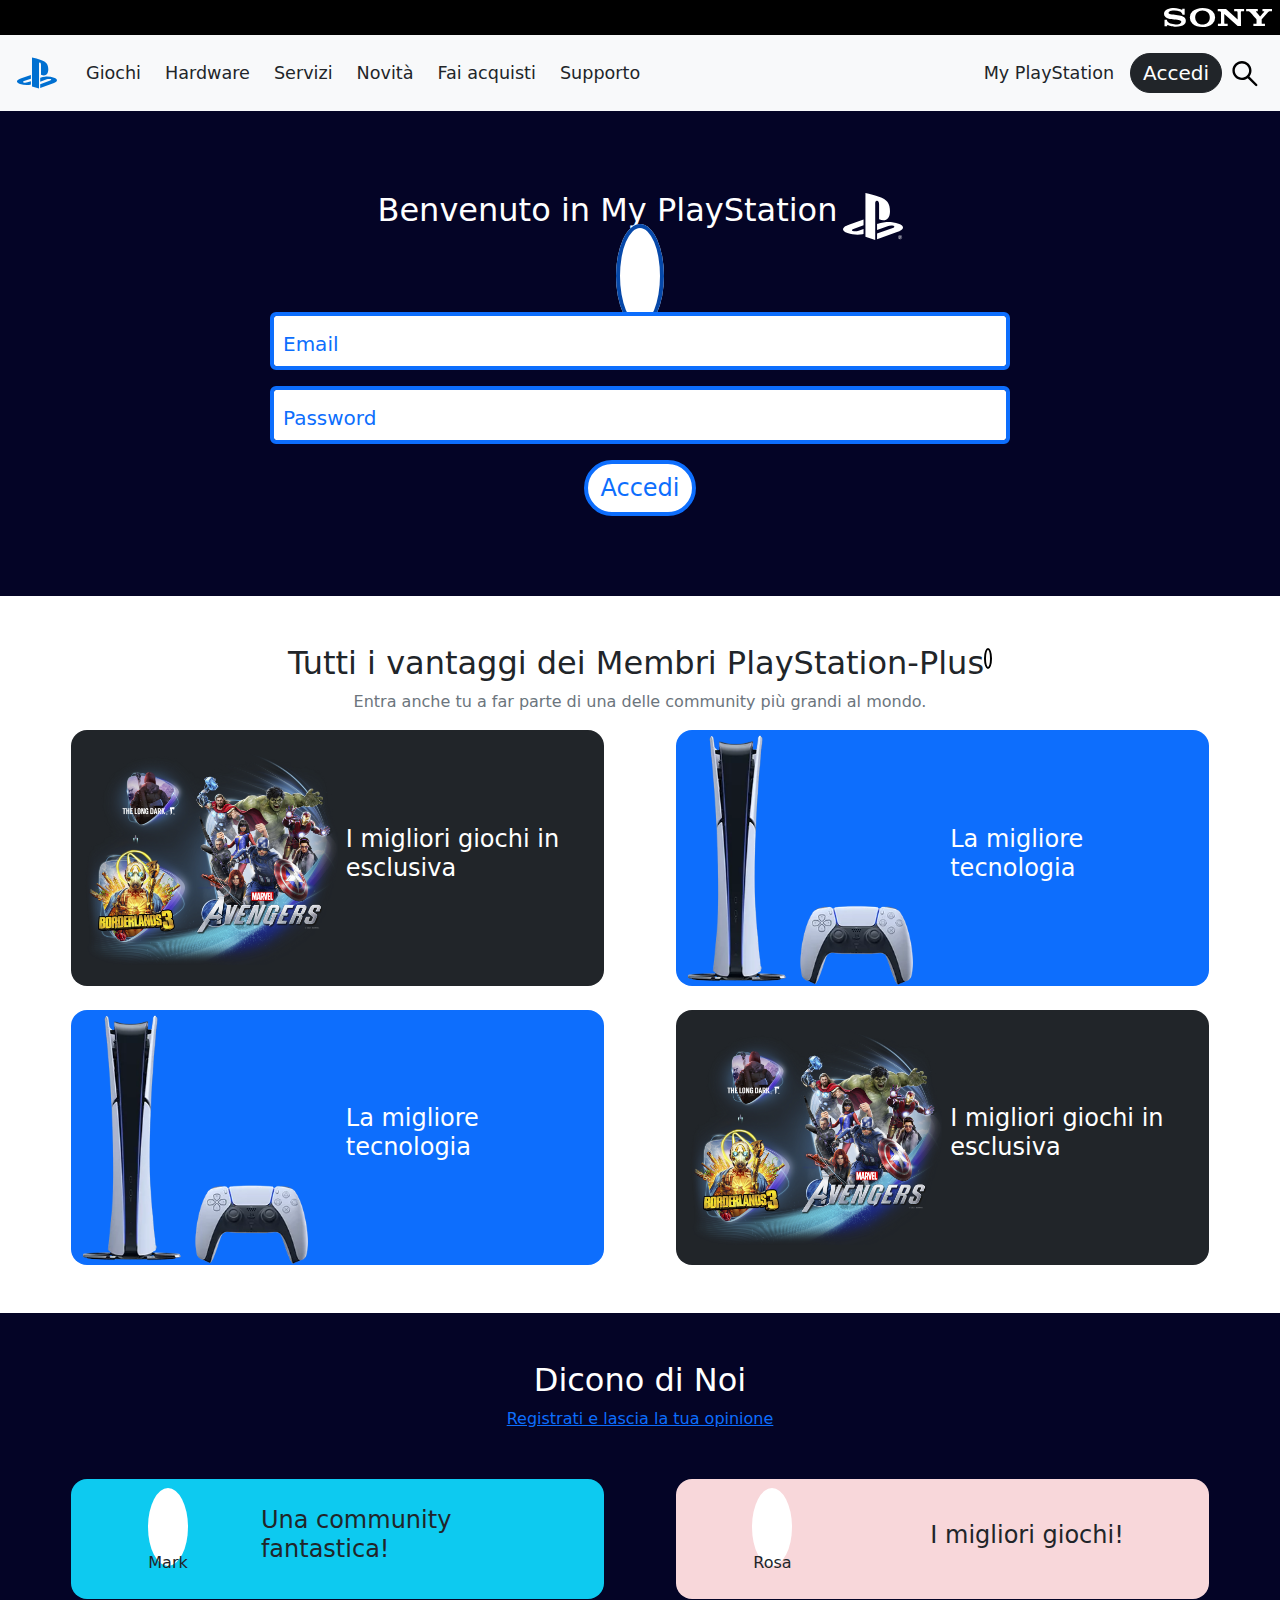
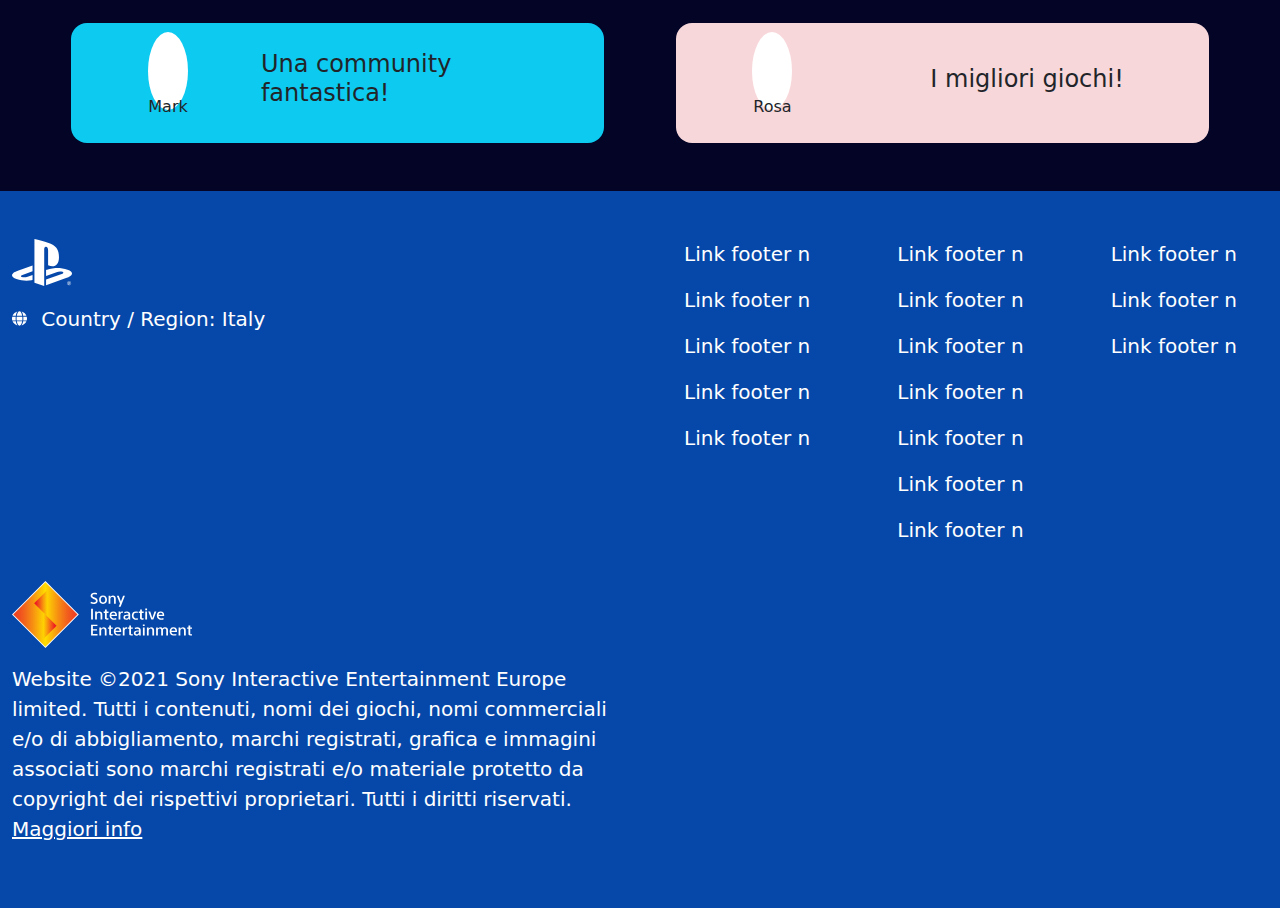
<file: bonus/login.html>
<!DOCTYPE html>
<html lang="en">
  <head>
    <meta charset="utf-8" />
    <meta name="viewport" content="width=device-width, initial-scale=1" />
    <title>Playstation</title>
    <link
      href="https://cdn.jsdelivr.net/npm/bootstrap@5.3.3/dist/css/bootstrap.min.css"
      rel="stylesheet"
      integrity="sha384-QWTKZyjpPEjISv5WaRU9OFeRpok6YctnYmDr5pNlyT2bRjXh0JMhjY6hW+ALEwIH"
      crossorigin="anonymous"
    />
    <link
      rel="stylesheet"
      href="https://cdnjs.cloudflare.com/ajax/libs/font-awesome/6.5.1/css/all.min.css"
      integrity="sha512-DTOQO9RWCH3ppGqcWaEA1BIZOC6xxalwEsw9c2QQeAIftl+Vegovlnee1c9QX4TctnWMn13TZye+giMm8e2LwA=="
      crossorigin="anonymous"
      referrerpolicy="no-referrer"
    />
    <link rel="stylesheet" href="./style_login.css" />
  </head>
  <body>
    <header id="site-header">
      <div class="sony bg-black d-flex justify-content-end">
        <img src="../assets/img/sony_logo.svg" class="p-2" alt="" />
      </div>
      <nav class="navbar navbar-expand-lg bg-light fs_11">
        <div class="container-fluid">
          <a class="navbar-brand" href="#">
            <img src="../assets/img/play_logo.svg" alt="" />
          </a>
          <button
            class="navbar-toggler"
            type="button"
            data-bs-toggle="collapse"
            data-bs-target="#navbarSupportedContent"
            aria-controls="navbarSupportedContent"
            aria-expanded="true"
            aria-label="Toggle navigation"
          >
            <span class="navbar-toggler-icon"></span>
          </button>
          <div class="collapse navbar-collapse" id="navbarSupportedContent">
            <ul class="navbar-nav me-auto mb-2 mb-lg-0">
              <li class="nav-item">
                <a
                  class="nav-link text-dark d-flex align-items-center"
                  href="#"
                  role="button"
                  data-bs-toggle="dropdown"
                  aria-expanded="true"
                >
                  Giochi
                  <div class="px-1">
                    <i class="fa-solid fa-chevron-down arrow fa-xs"></i>
                  </div>
                </a>
                <ul class="dropdown-menu w-100 text-center border-0">
                  <li class="d-inline-block pt-4">
                    <a class="dropdown-item" href="#"
                      ><div class="card border-0">
                        <img
                          src="../assets/img/play-menu-ico.png"
                          class="card-img-top"
                          alt="..."
                        />
                        <div class="card-body">
                          <p class="card-text">Playstation 5</p>
                        </div>
                      </div></a
                    >
                  </li>
                  <li class="d-inline-block pt-4">
                    <a class="dropdown-item" href="#"
                      ><div class="card border-0">
                        <img
                          src="../assets/img/play-menu-ico.png"
                          class="card-img-top"
                          alt="..."
                        />
                        <div class="card-body">
                          <p class="card-text">Playstation 5</p>
                        </div>
                      </div></a
                    >
                  </li>
                  <li class="d-inline-block pt-4">
                    <a class="dropdown-item" href="#"
                      ><div class="card border-0">
                        <img
                          src="../assets/img/play-menu-ico.png"
                          class="card-img-top"
                          alt="..."
                        />
                        <div class="card-body">
                          <p class="card-text">Playstation 5</p>
                        </div>
                      </div></a
                    >
                  </li>
                  <li><hr class="dropdown-divider" /></li>
                  <li class="d-inline-block">
                    <a
                      class="dropdown-item d-flex align-items-center justify-content-center"
                      href="#"
                      ><span class="px-2">Link giochi </span></a
                    >
                  </li>
                  <li class="d-inline-block">
                    <a
                      class="dropdown-item d-flex align-items-center justify-content-center"
                      href="#"
                      ><span class="px-2">Link giochi </span></a
                    >
                  </li>
                  <li class="d-inline-block">
                    <a
                      class="dropdown-item d-flex align-items-center justify-content-center"
                      href="#"
                      ><span class="px-2">Link giochi </span></a
                    >
                  </li>
                </ul>
              </li>
              <li class="nav-item">
                <a
                  class="nav-link text-dark d-flex align-items-center"
                  href="#"
                  role="button"
                  data-bs-toggle="dropdown"
                  aria-expanded="true"
                >
                  Hardware
                  <div class="px-1">
                    <i class="fa-solid fa-chevron-down arrow fa-xs"></i>
                  </div>
                </a>
                <ul class="dropdown-menu w-100 text-center border-0">
                  <li class="d-inline-block pt-4">
                    <a class="dropdown-item" href="#"
                      ><div class="card border-0">
                        <img
                          src="../assets/img/play-menu-ico.png"
                          class="card-img-top"
                          alt="..."
                        />
                        <div class="card-body">
                          <p class="card-text">Playstation 5</p>
                        </div>
                      </div></a
                    >
                  </li>
                  <li class="d-inline-block pt-4">
                    <a class="dropdown-item" href="#"
                      ><div class="card border-0">
                        <img
                          src="../assets/img/play-menu-ico.png"
                          class="card-img-top"
                          alt="..."
                        />
                        <div class="card-body">
                          <p class="card-text">Playstation 5</p>
                        </div>
                      </div></a
                    >
                  </li>
                  <li class="d-inline-block pt-4">
                    <a class="dropdown-item" href="#"
                      ><div class="card border-0">
                        <img
                          src="../assets/img/play-menu-ico.png"
                          class="card-img-top"
                          alt="..."
                        />
                        <div class="card-body">
                          <p class="card-text">Playstation 5</p>
                        </div>
                      </div></a
                    >
                  </li>
                  <li><hr class="dropdown-divider" /></li>
                  <li class="d-inline-block">
                    <a
                      class="dropdown-item d-flex align-items-center justify-content-center"
                      href="#"
                      ><span class="px-2">Link giochi </span></a
                    >
                  </li>
                  <li class="d-inline-block">
                    <a
                      class="dropdown-item d-flex align-items-center justify-content-center"
                      href="#"
                      ><span class="px-2">Link giochi </span></a
                    >
                  </li>
                  <li class="d-inline-block">
                    <a
                      class="dropdown-item d-flex align-items-center justify-content-center"
                      href="#"
                      ><span class="px-2">Link giochi </span></a
                    >
                  </li>
                </ul>
              </li>
              <li class="nav-item">
                <a
                  class="nav-link text-dark d-flex align-items-center"
                  href="#"
                  role="button"
                  data-bs-toggle="dropdown"
                  aria-expanded="true"
                >
                  Servizi
                  <div class="px-1">
                    <i class="fa-solid fa-chevron-down arrow fa-xs"></i>
                  </div>
                </a>
                <ul class="dropdown-menu w-100 text-center border-0">
                  <li class="d-inline-block pt-4">
                    <a class="dropdown-item" href="#"
                      ><div class="card border-0">
                        <img
                          src="../assets/img/play-menu-ico.png"
                          class="card-img-top"
                          alt="..."
                        />
                        <div class="card-body">
                          <p class="card-text">Playstation 5</p>
                        </div>
                      </div></a
                    >
                  </li>
                  <li class="d-inline-block pt-4">
                    <a class="dropdown-item" href="#"
                      ><div class="card border-0">
                        <img
                          src="../assets/img/play-menu-ico.png"
                          class="card-img-top"
                          alt="..."
                        />
                        <div class="card-body">
                          <p class="card-text">Playstation 5</p>
                        </div>
                      </div></a
                    >
                  </li>
                  <li class="d-inline-block pt-4">
                    <a class="dropdown-item" href="#"
                      ><div class="card border-0">
                        <img
                          src="../assets/img/play-menu-ico.png"
                          class="card-img-top"
                          alt="..."
                        />
                        <div class="card-body">
                          <p class="card-text">Playstation 5</p>
                        </div>
                      </div></a
                    >
                  </li>
                  <li><hr class="dropdown-divider" /></li>
                  <li class="d-inline-block">
                    <a
                      class="dropdown-item d-flex align-items-center justify-content-center"
                      href="#"
                      ><span class="px-2">Link giochi </span></a
                    >
                  </li>
                  <li class="d-inline-block">
                    <a
                      class="dropdown-item d-flex align-items-center justify-content-center"
                      href="#"
                      ><span class="px-2">Link giochi </span></a
                    >
                  </li>
                  <li class="d-inline-block">
                    <a
                      class="dropdown-item d-flex align-items-center justify-content-center"
                      href="#"
                      ><span class="px-2">Link giochi </span></a
                    >
                  </li>
                </ul>
              </li>
              <li class="nav-item">
                <a
                  class="nav-link text-dark d-flex align-items-center"
                  href="#"
                  role="button"
                  data-bs-toggle="dropdown"
                  aria-expanded="true"
                >
                  Novità
                  <div class="px-1">
                    <i class="fa-solid fa-chevron-down arrow fa-xs"></i>
                  </div>
                </a>
                <ul class="dropdown-menu w-100 text-center border-0">
                  <li class="d-inline-block pt-4">
                    <a class="dropdown-item" href="#"
                      ><div class="card border-0">
                        <img
                          src="../assets/img/play-menu-ico.png"
                          class="card-img-top"
                          alt="..."
                        />
                        <div class="card-body">
                          <p class="card-text">Playstation 5</p>
                        </div>
                      </div></a
                    >
                  </li>
                  <li class="d-inline-block pt-4">
                    <a class="dropdown-item" href="#"
                      ><div class="card border-0">
                        <img
                          src="../assets/img/play-menu-ico.png"
                          class="card-img-top"
                          alt="..."
                        />
                        <div class="card-body">
                          <p class="card-text">Playstation 5</p>
                        </div>
                      </div></a
                    >
                  </li>
                  <li class="d-inline-block pt-4">
                    <a class="dropdown-item" href="#"
                      ><div class="card border-0">
                        <img
                          src="../assets/img/play-menu-ico.png"
                          class="card-img-top"
                          alt="..."
                        />
                        <div class="card-body">
                          <p class="card-text">Playstation 5</p>
                        </div>
                      </div></a
                    >
                  </li>
                  <li><hr class="dropdown-divider" /></li>
                  <li class="d-inline-block">
                    <a
                      class="dropdown-item d-flex align-items-center justify-content-center"
                      href="#"
                      ><span class="px-2">Link giochi </span></a
                    >
                  </li>
                  <li class="d-inline-block">
                    <a
                      class="dropdown-item d-flex align-items-center justify-content-center"
                      href="#"
                      ><span class="px-2">Link giochi </span></a
                    >
                  </li>
                  <li class="d-inline-block">
                    <a
                      class="dropdown-item d-flex align-items-center justify-content-center"
                      href="#"
                      ><span class="px-2">Link giochi </span></a
                    >
                  </li>
                </ul>
              </li>
              <li class="nav-item">
                <a
                  class="nav-link text-dark d-flex align-items-center"
                  href="#"
                  role="button"
                  data-bs-toggle="dropdown"
                  aria-expanded="true"
                >
                  Fai acquisti
                  <div class="px-1">
                    <i class="fa-solid fa-chevron-down arrow fa-xs"></i>
                  </div>
                </a>
                <ul class="dropdown-menu w-100 text-center border-0">
                  <li class="d-inline-block pt-4">
                    <a class="dropdown-item" href="#"
                      ><div class="card border-0">
                        <img
                          src="../assets/img/play-menu-ico.png"
                          class="card-img-top"
                          alt="..."
                        />
                        <div class="card-body">
                          <p class="card-text">Playstation 5</p>
                        </div>
                      </div></a
                    >
                  </li>
                  <li class="d-inline-block pt-4">
                    <a class="dropdown-item" href="#"
                      ><div class="card border-0">
                        <img
                          src="../assets/img/play-menu-ico.png"
                          class="card-img-top"
                          alt="..."
                        />
                        <div class="card-body">
                          <p class="card-text">Playstation 5</p>
                        </div>
                      </div></a
                    >
                  </li>
                  <li class="d-inline-block pt-4">
                    <a class="dropdown-item" href="#"
                      ><div class="card border-0">
                        <img
                          src="../assets/img/play-menu-ico.png"
                          class="card-img-top"
                          alt="..."
                        />
                        <div class="card-body">
                          <p class="card-text">Playstation 5</p>
                        </div>
                      </div></a
                    >
                  </li>
                  <li><hr class="dropdown-divider" /></li>
                  <li class="d-inline-block">
                    <a
                      class="dropdown-item d-flex align-items-center justify-content-center"
                      href="#"
                      ><span class="px-2">Link giochi </span></a
                    >
                  </li>
                  <li class="d-inline-block">
                    <a
                      class="dropdown-item d-flex align-items-center justify-content-center"
                      href="#"
                      ><span class="px-2">Link giochi </span></a
                    >
                  </li>
                  <li class="d-inline-block">
                    <a
                      class="dropdown-item d-flex align-items-center justify-content-center"
                      href="#"
                      ><span class="px-2">Link giochi </span></a
                    >
                  </li>
                </ul>
              </li>
              <li class="nav-item">
                <a
                  class="nav-link text-dark d-flex align-items-center"
                  href="#"
                  role="button"
                  data-bs-toggle="dropdown"
                  aria-expanded="true"
                >
                  Supporto
                  <div class="px-1">
                    <i class="fa-solid fa-chevron-down arrow fa-xs"></i>
                  </div>
                </a>
                <ul class="dropdown-menu w-100 text-center border-0">
                  <li class="d-inline-block pt-4">
                    <a class="dropdown-item" href="#"
                      ><div class="card border-0">
                        <img
                          src="../assets/img/play-menu-ico.png"
                          class="card-img-top"
                          alt="..."
                        />
                        <div class="card-body">
                          <p class="card-text">Playstation 5</p>
                        </div>
                      </div></a
                    >
                  </li>
                  <li class="d-inline-block pt-4">
                    <a class="dropdown-item" href="#"
                      ><div class="card border-0">
                        <img
                          src="../assets/img/play-menu-ico.png"
                          class="card-img-top"
                          alt="..."
                        />
                        <div class="card-body">
                          <p class="card-text">Playstation 5</p>
                        </div>
                      </div></a
                    >
                  </li>
                  <li class="d-inline-block pt-4">
                    <a class="dropdown-item" href="#"
                      ><div class="card border-0">
                        <img
                          src="../assets/img/play-menu-ico.png"
                          class="card-img-top"
                          alt="..."
                        />
                        <div class="card-body">
                          <p class="card-text">Playstation 5</p>
                        </div>
                      </div></a
                    >
                  </li>
                  <li><hr class="dropdown-divider" /></li>
                  <li class="d-inline-block">
                    <a
                      class="dropdown-item d-flex align-items-center justify-content-center"
                      href="#"
                      ><span class="px-2">Link giochi </span></a
                    >
                  </li>
                  <li class="d-inline-block">
                    <a
                      class="dropdown-item d-flex align-items-center justify-content-center"
                      href="#"
                      ><span class="px-2">Link giochi </span></a
                    >
                  </li>
                  <li class="d-inline-block">
                    <a
                      class="dropdown-item d-flex align-items-center justify-content-center"
                      href="#"
                      ><span class="px-2">Link giochi </span></a
                    >
                  </li>
                </ul>
              </li>
            </ul>
            <div class="navbar-nav nav-item">
              <a
                class="nav-link text-dark d-flex align-items-center"
                href="#"
                role="button"
                data-bs-toggle="dropdown"
                aria-expanded="true"
              >
                My PlayStation
                <div class="px-1">
                  <i class="fa-solid fa-chevron-down arrow fa-xs"></i>
                </div>
              </a>
              <ul class="dropdown-menu w-100 text-center border-0">
                <li class="d-inline-block pt-4">
                  <a class="dropdown-item" href="#"
                    ><div class="card border-0">
                      <img
                        src="../assets/img/play-menu-ico.png"
                        class="card-img-top"
                        alt="..."
                      />
                      <div class="card-body">
                        <p class="card-text">Playstation 5</p>
                      </div>
                    </div></a
                  >
                </li>
                <li class="d-inline-block pt-4">
                  <a class="dropdown-item" href="#"
                    ><div class="card border-0">
                      <img
                        src="../assets/img/play-menu-ico.png"
                        class="card-img-top"
                        alt="..."
                      />
                      <div class="card-body">
                        <p class="card-text">Playstation 5</p>
                      </div>
                    </div></a
                  >
                </li>
                <li class="d-inline-block pt-4">
                  <a class="dropdown-item" href="#"
                    ><div class="card border-0">
                      <img
                        src="../assets/img/play-menu-ico.png"
                        class="card-img-top"
                        alt="..."
                      />
                      <div class="card-body">
                        <p class="card-text">Playstation 5</p>
                      </div>
                    </div></a
                  >
                </li>
                <li><hr class="dropdown-divider" /></li>
                <li class="d-inline-block">
                  <a
                    class="dropdown-item d-flex align-items-center justify-content-center"
                    href="#"
                    ><span class="px-2">Link giochi </span></a
                  >
                </li>
                <li class="d-inline-block">
                  <a
                    class="dropdown-item d-flex align-items-center justify-content-center"
                    href="#"
                    ><span class="px-2">Link giochi </span></a
                  >
                </li>
                <li class="d-inline-block">
                  <a
                    class="dropdown-item d-flex align-items-center justify-content-center"
                    href="#"
                    ><span class="px-2">Link giochi </span></a
                  >
                </li>
              </ul>
            </div>
            <a href="#" class="btn btn-dark rounded-pill fs-5 py-1">Accedi</a>
            <a href="#" class="px-2">
              <img src="../assets/img/lens.svg" width="30" />
            </a>
          </div>
        </div>
      </nav>
    </header>
    <!-- /#site-header -->

    <main id="site-main">
      <section class="login">
        <div class="container text-center">
          <h2 class="d-inline text-white">Benvenuto in My PlayStation</h2>
          <img src="../assets/img/ps-footer.svg" alt="" width="60px" />
          <div><i class="fa-solid fa-user" style="color: #146ebf"></i></div>
          <div class="form-floating mb-3 fs-5">
            <input
              type="email"
              class="form-control border-primary border-4"
              id="floatingInput"
              placeholder="name@example.com"
            />
            <label for="floatingInput" class="text-primary">Email</label>
          </div>
          <div class="form-floating pb-3 fs-5">
            <input
              type="password"
              class="form-control border-primary border-4"
              id="floatingPassword"
              placeholder="Password"
            />
            <label for="floatingPassword" class="text-primary">Password</label>
          </div>
          <div>
            <button
              class="btn border-4 border-primary text-primary bg-white rounded-pill fs-4"
            >
              Accedi
            </button>
          </div>
        </div>
      </section>
      <!-- /.login -->

      <section class="advantages">
        <div class="container">
          <h2 class="pt-5 text-center">
            Tutti i vantaggi dei Membri PlayStation-Plus<i
              class="fa-solid fa-r apice_r"
            ></i>
          </h2>
          <p class="text-secondary text-center fs-6">
            Entra anche tu a far parte di una delle community più grandi al
            mondo.
          </p>

          <div class="row justify-content-evenly gy-4 mb-5">
            <div
              class="col-11 col-lg-5 bg-dark rounded-4 d-flex align-items-center"
            >
              <div class="col-6">
                <img
                  src="../assets/img/ps-now-april-featured-image-block.png"
                  alt=""
                  width="100%"
                />
              </div>
              <div class="col-6">
                <h4 class="text-white px-2">I migliori giochi in esclusiva</h4>
              </div>
            </div>
            <div
              class="col-11 col-lg-5 bg-primary rounded-4 d-flex align-items-center"
            >
              <div class="col-6">
                <img
                  src="../assets/img/console-right_@1x.webp"
                  alt=""
                  width="90%"
                />
              </div>
              <div class="col-6">
                <h4 class="text-white px-2">La migliore tecnologia</h4>
              </div>
            </div>
            <div
              class="col-11 col-lg-5 bg-primary rounded-4 d-flex align-items-center"
            >
              <div class="col-6">
                <img
                  src="../assets/img/console-right_@1x.webp"
                  alt=""
                  width="90%"
                />
              </div>
              <div class="col-6">
                <h4 class="text-white px-2">La migliore tecnologia</h4>
              </div>
            </div>
            <div
              class="col-11 col-lg-5 bg-dark rounded-4 d-flex align-items-center"
            >
              <div class="col-6">
                <img
                  src="../assets/img/ps-now-april-featured-image-block.png"
                  alt=""
                  width="100%"
                />
              </div>
              <div class="col-6">
                <h4 class="text-white px-2">I migliori giochi in esclusiva</h4>
              </div>
            </div>
          </div>
        </div>
      </section>
      <!-- /.advantages -->

      <section class="opinion">
        <div class="container">
          <h2 class="pt-5 text-center text-white">Dicono di Noi</h2>
          <div class="text-center">
            <a href="#"> Registrati e lascia la tua opinione </a>
          </div>

          <div class="row justify-content-evenly gy-4 py-5">
            <div
              class="col-11 col-lg-5 bg-info rounded-4 d-flex align-items-center"
            >
              <div class="col-4 d-flex flex-column align-items-center py-4">
                <div><i class="fa-solid fa-user user"></i></div>
                <div>Mark</div>
              </div>
              <div class="col-8 d-flex justify-content-center">
                <h4 class="px-2">Una community fantastica!</h4>
              </div>
            </div>
            <div
              class="col-11 col-lg-5 bg-danger-subtle rounded-4 d-flex align-items-center"
            >
              <div class="col-4 d-flex flex-column align-items-center py-4">
                <div><i class="fa-solid fa-user user"></i></div>
                <div>Rosa</div>
              </div>
              <div class="col-8 d-flex justify-content-center">
                <h4 class="px-2">I migliori giochi!</h4>
              </div>
            </div>
            <div
              class="col-11 col-lg-5 bg-info rounded-4 d-flex align-items-center"
            >
              <div class="col-4 d-flex flex-column align-items-center py-4">
                <div><i class="fa-solid fa-user user"></i></div>
                <div>Mark</div>
              </div>
              <div class="col-8 d-flex justify-content-center">
                <h4 class="px-2">Una community fantastica!</h4>
              </div>
            </div>
            <div
              class="col-11 col-lg-5 bg-danger-subtle rounded-4 d-flex align-items-center"
            >
              <div class="col-4 d-flex flex-column align-items-center py-4">
                <div><i class="fa-solid fa-user user"></i></div>
                <div>Rosa</div>
              </div>
              <div class="col-8 d-flex justify-content-center">
                <h4 class="px-2">I migliori giochi!</h4>
              </div>
            </div>
          </div>
        </div>
      </section>
      <!-- /opinion -->
    </main>
    <!-- /#site-main -->

    <footer id="site-footer">
      <div class="container py-5">
        <div class="row fs-5">
          <div class="col-12 col-lg-6 pb-5">
            <img src="/assets/img/ps-footer.svg" alt="" class="pb-3" />
            <p class="text-white">
              <img src="/assets/img/language-globe.svg" alt="" width="15px" />
              <span class="align-middle ps-2">Country / Region: Italy</span>
            </p>
          </div>
          <!-- /first col footer -->

          <div class="col-12 col-lg-6 pb-1">
            <div class="row">
              <div class="col-12 col-md-4">
                <ul>
                  <li><a href="">Link footer n</a></li>
                  <li><a href="">Link footer n</a></li>
                  <li><a href="">Link footer n</a></li>
                  <li><a href="">Link footer n</a></li>
                  <li><a href="">Link footer n</a></li>
                </ul>
              </div>
              <div class="col-12 col-md-4">
                <ul>
                  <li><a href="">Link footer n</a></li>
                  <li><a href="">Link footer n</a></li>
                  <li><a href="">Link footer n</a></li>
                  <li><a href="">Link footer n</a></li>
                  <li><a href="">Link footer n</a></li>
                  <li><a href="">Link footer n</a></li>
                  <li><a href="">Link footer n</a></li>
                </ul>
              </div>
              <div class="col-12 col-md-4">
                <ul>
                  <li><a href="">Link footer n</a></li>
                  <li><a href="">Link footer n</a></li>
                  <li><a href="">Link footer n</a></li>
                </ul>
              </div>
            </div>
          </div>
          <!-- /second col footer -->

          <div class="col-12 col-lg-6">
            <img src="/assets/img/sie-logo.svg" alt="" width="180px" />
            <p class="text-white pt-3">
              Website &copy;2021 Sony Interactive Entertainment Europe limited.
              Tutti i contenuti, nomi dei giochi, nomi commerciali e/o di
              abbigliamento, marchi registrati, grafica e immagini associati
              sono marchi registrati e/o materiale protetto da copyright dei
              rispettivi proprietari. Tutti i diritti riservati.
              <a href="#" class="info">Maggiori info</a>
            </p>
          </div>
          <!-- /third col footer -->
        </div>
      </div>
    </footer>
    <!-- /#site-footer -->
    <script
      src="https://cdn.jsdelivr.net/npm/bootstrap@5.3.3/dist/js/bootstrap.bundle.min.js"
      integrity="sha384-YvpcrYf0tY3lHB60NNkmXc5s9fDVZLESaAA55NDzOxhy9GkcIdslK1eN7N6jIeHz"
      crossorigin="anonymous"
    ></script>
  </body>
</html>
</file>
<file: assets/css/style.css>
header>.sony>img{
    height: 35px;

}
.container{
    max-width: 1700px;
}

.show .arrow {
    transform: rotate(180deg);
    color:  #3b9de8;
}

.dropdown-menu[data-bs-popper] {
    top:90%
}
.jumbotron{
    background-image: url("/assets/img/jumbo-bg.png");
    background-size: cover;
    background-position: top;
    height: 700px;
}

.card-banner{
    position: relative;
    transition: all 1s;
}

.card-banner:hover{
    transform: translateY(-20px);
    transition: all 1s;
}

.console .row>.border_hover:hover{
    border-color:#0c6efd;
    border-width: 3px;
}

.second_jumbotron{
    background-image: url("/assets/img/it-takes-two-hero-banner-desktop.jpg");
    background-size: cover;
    background-position: center;
    height: 600px;
}

.games{
    background-color: #000000db;
}

.apice_r{
    font-size: 0.7rem;
    border: 2px solid black;
    border-radius: 50%;
    padding: 2px;
    vertical-align: super;
}

.fs_8{
    font-size: 0.8rem;
}

.fs_11{
    font-size: 1.1rem;
}

.package_plus{
    background-color: #80808087;
}

.ps_now{
    background-color: #1b1b55;
}

.social>.container{
    max-width: 740px;
    margin: auto;
}

#site-footer{
    background-color: #0648a9;
}

footer ul{
    list-style: none;
}

footer a{
    text-decoration: none;
    color: white;
}

footer li{
    padding-bottom: 1rem;
}

.info{
    text-decoration: underline;
}
</file>
<file: bonus/style_login.css>
header>.sony>img{
    height: 35px;

}
.container{
    max-width: 1700px;
    margin: auto;
}

.show .arrow {
    transform: rotate(180deg);
    color:  #3b9de8;
}

.dropdown-menu[data-bs-popper] {
    top:90%
}
.fs_8{
    font-size: 0.8rem;
}

.fs_11{
    font-size: 1.1rem;
}
.login{
    background-color: #040426;
}

.login>.container{
    padding: 5rem;
    max-width: 900px;
}

.login i{
    font-size: 3rem;
    border: 4px solid #0648a9;
    border-radius: 50%;
    padding: 20px;
    background-color: white;
    margin: 3rem;
}

.apice_r{
    font-size: 0.7rem;
    border: 2px solid black;
    border-radius: 50%;
    padding: 2px;
    vertical-align: super;
}

.opinion{
    background-color: #040426
}

.user{
    font-size: 2rem;
    border-radius: 50%;
    padding: 20px;
    background-color: white;
}

#site-footer{
    background-color: #0648a9;
}

footer ul{
    list-style: none;
}

footer a{
    text-decoration: none;
    color: white;
}

footer li{
    padding-bottom: 1rem;
}

.info{
    text-decoration: underline;
}
</file>
